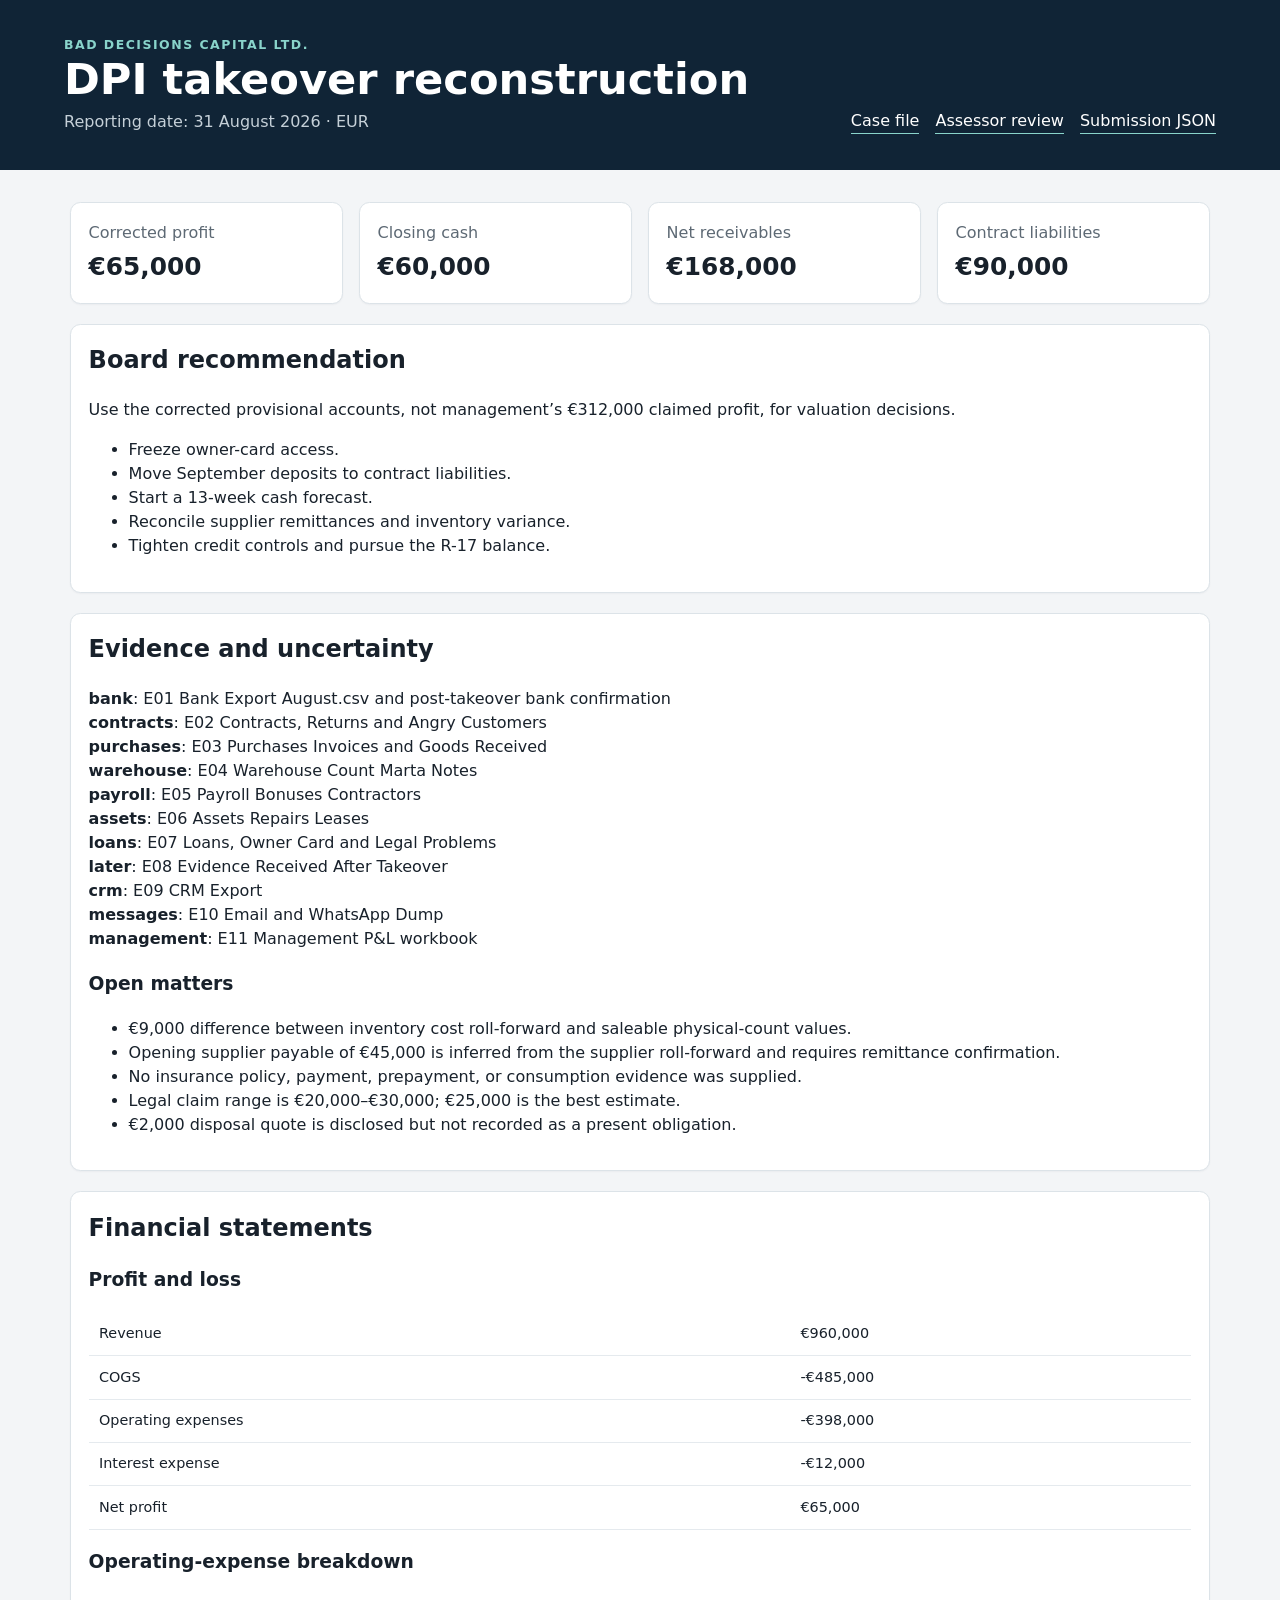
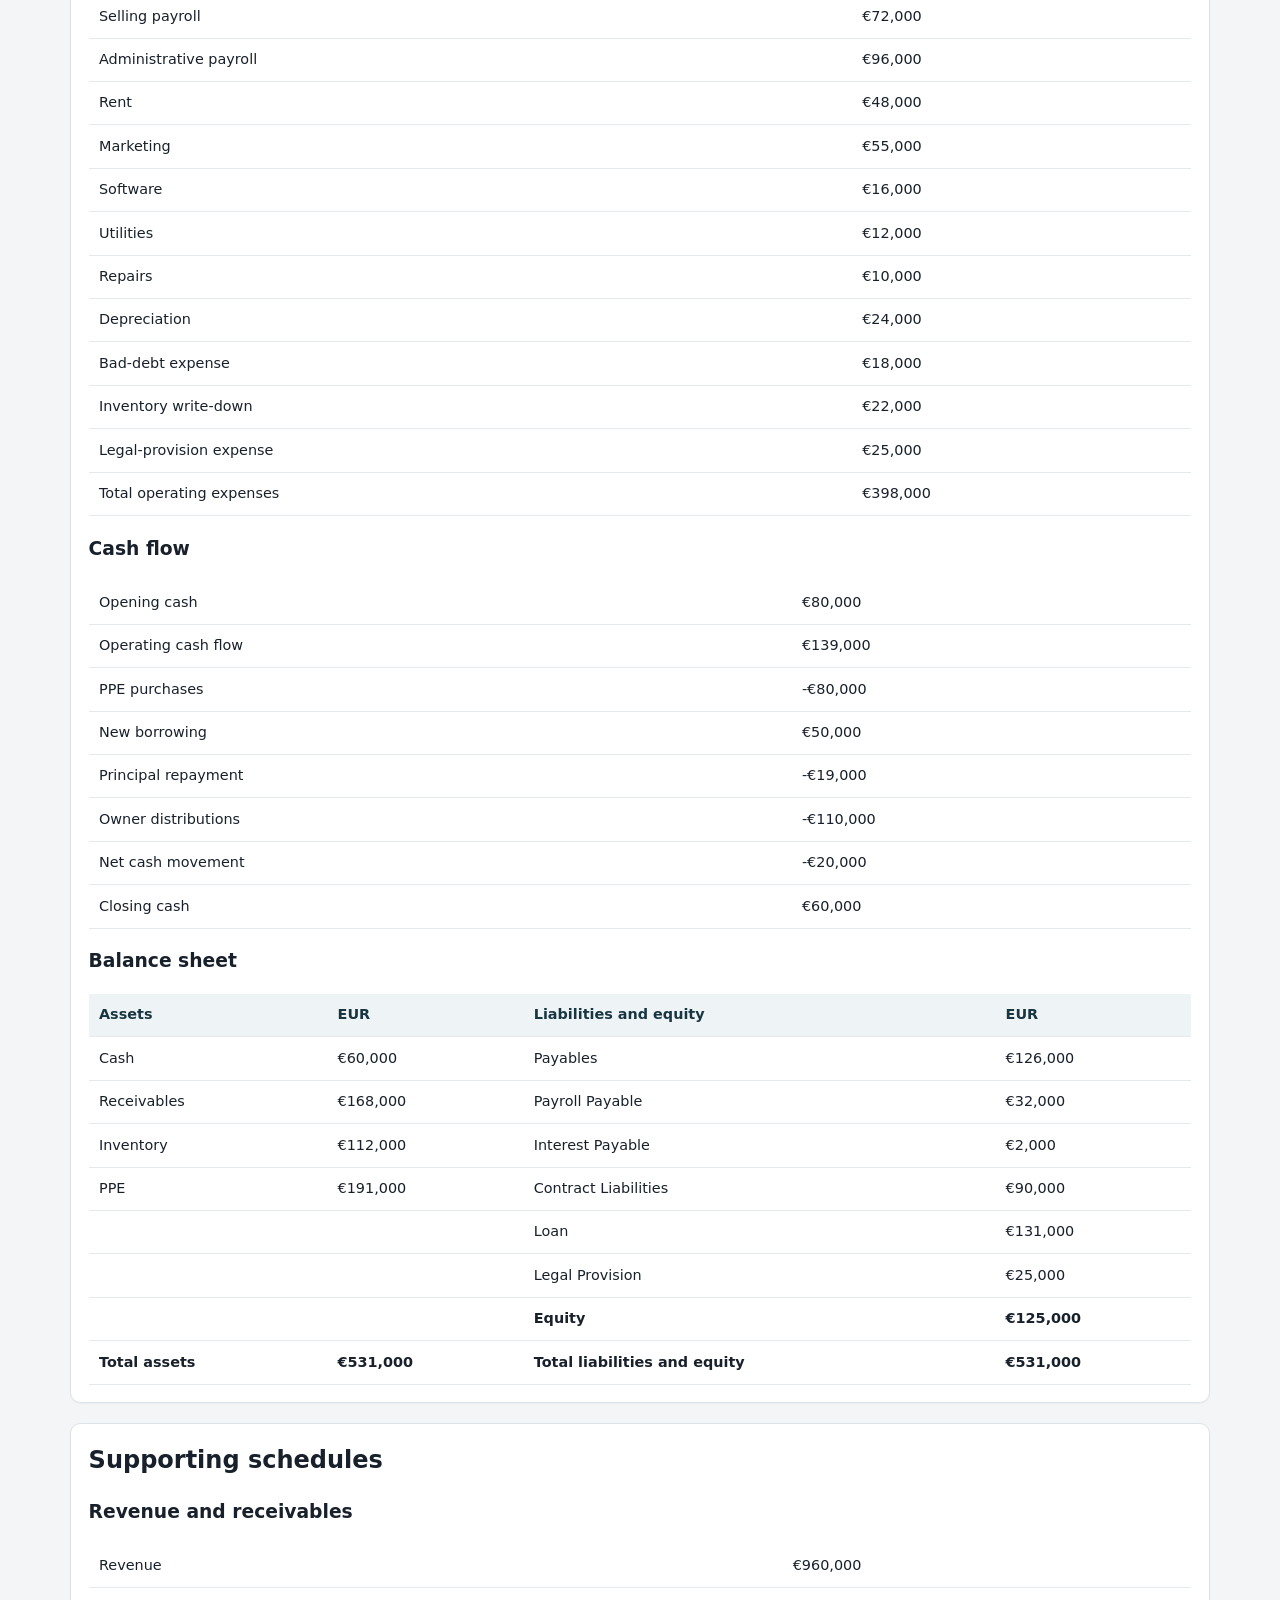
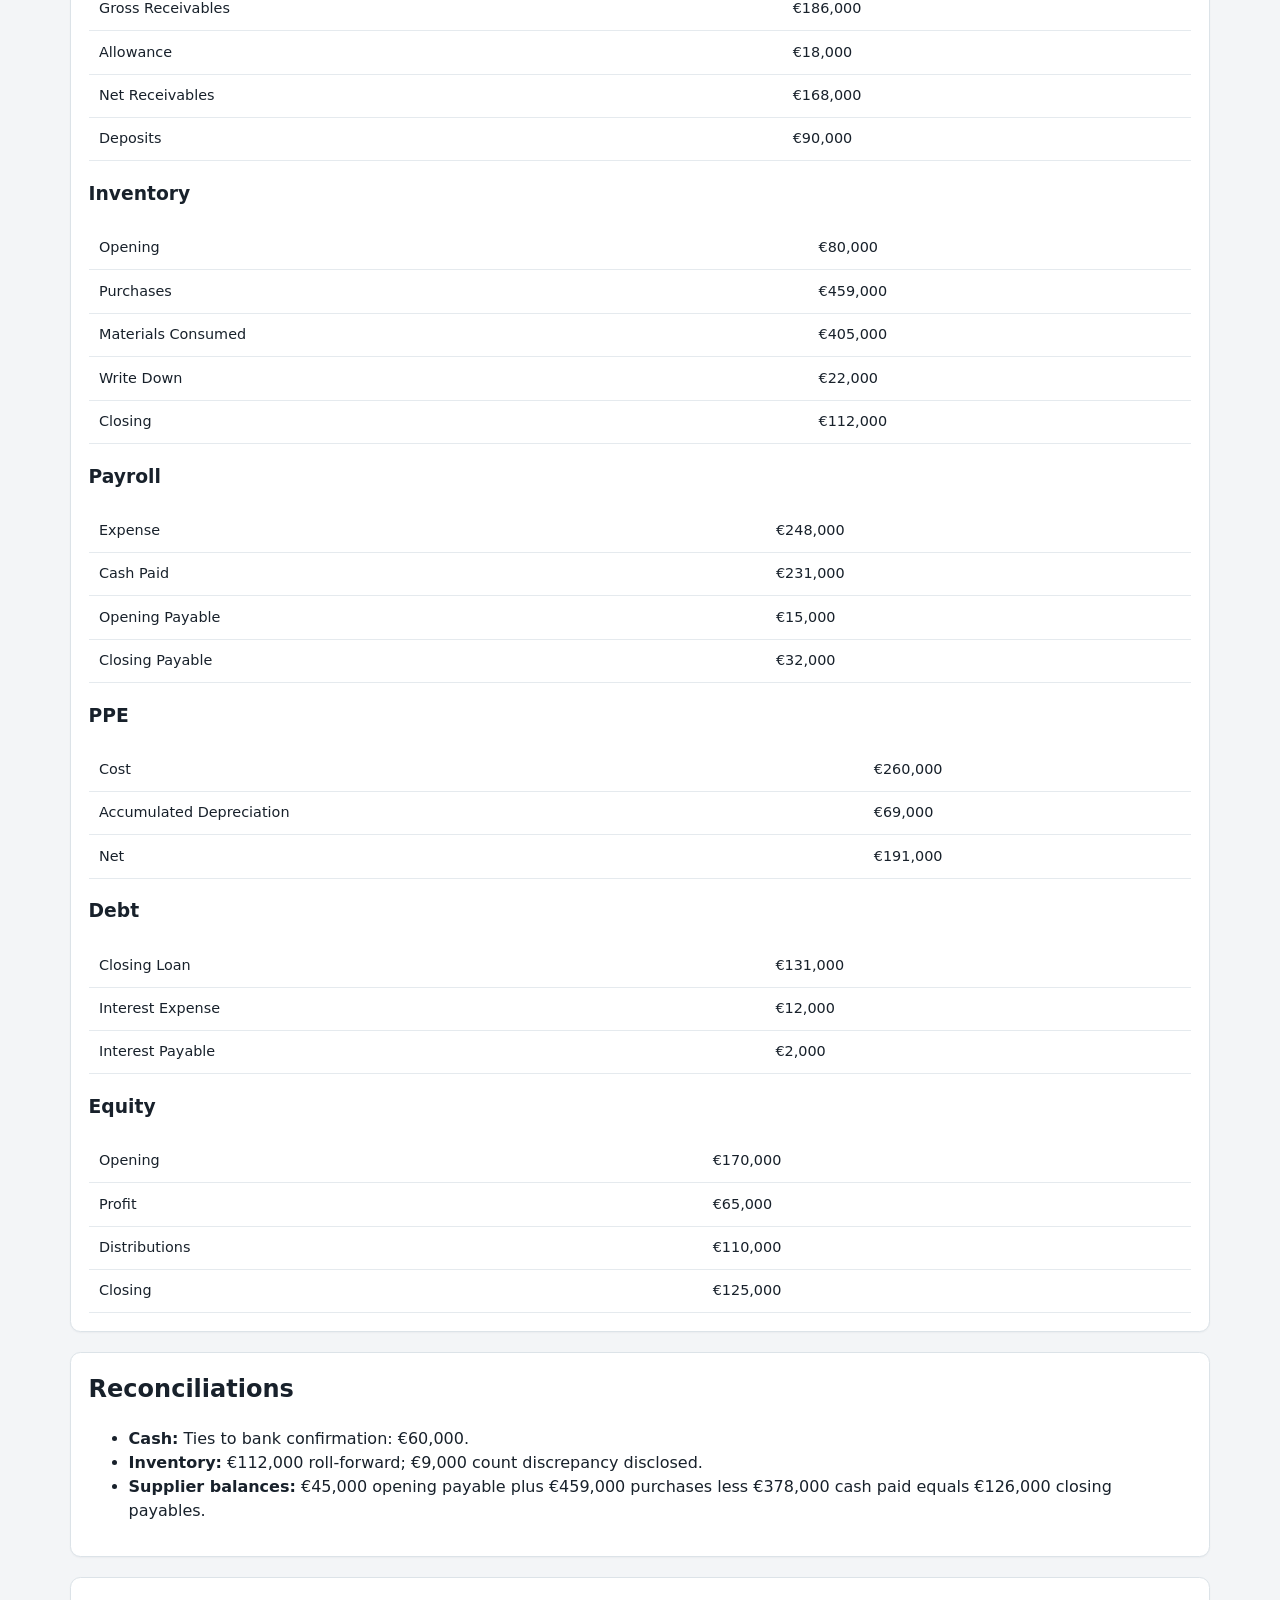
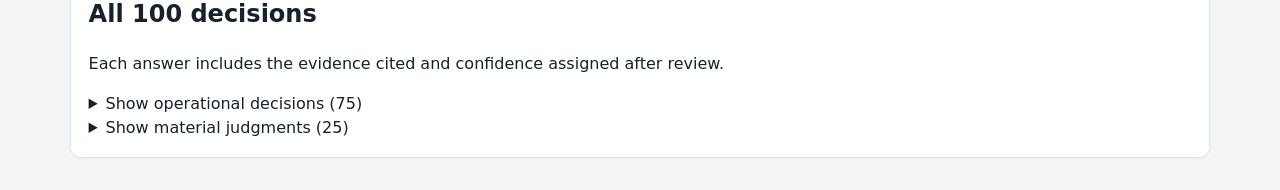
<file: index.html>
<!doctype html>
<html lang="en">
<head>
  <meta charset="utf-8"><meta name="viewport" content="width=device-width,initial-scale=1">
  <title>DPI takeover reconstruction</title><link rel="stylesheet" href="/styles.css">
</head>
<body>
  <header><div><p class="eyebrow">BAD DECISIONS CAPITAL LTD.</p><h1>DPI takeover reconstruction</h1><p class="subtle">Reporting date: 31 August 2026 · EUR</p></div><nav><a href="/">Case file</a><a href="/review">Assessor review</a><a href="/submission.json">Submission JSON</a></nav></header>
  <main id="app"><p>Loading case data…</p></main><script src="/app.js"></script>
</body></html>
</file>
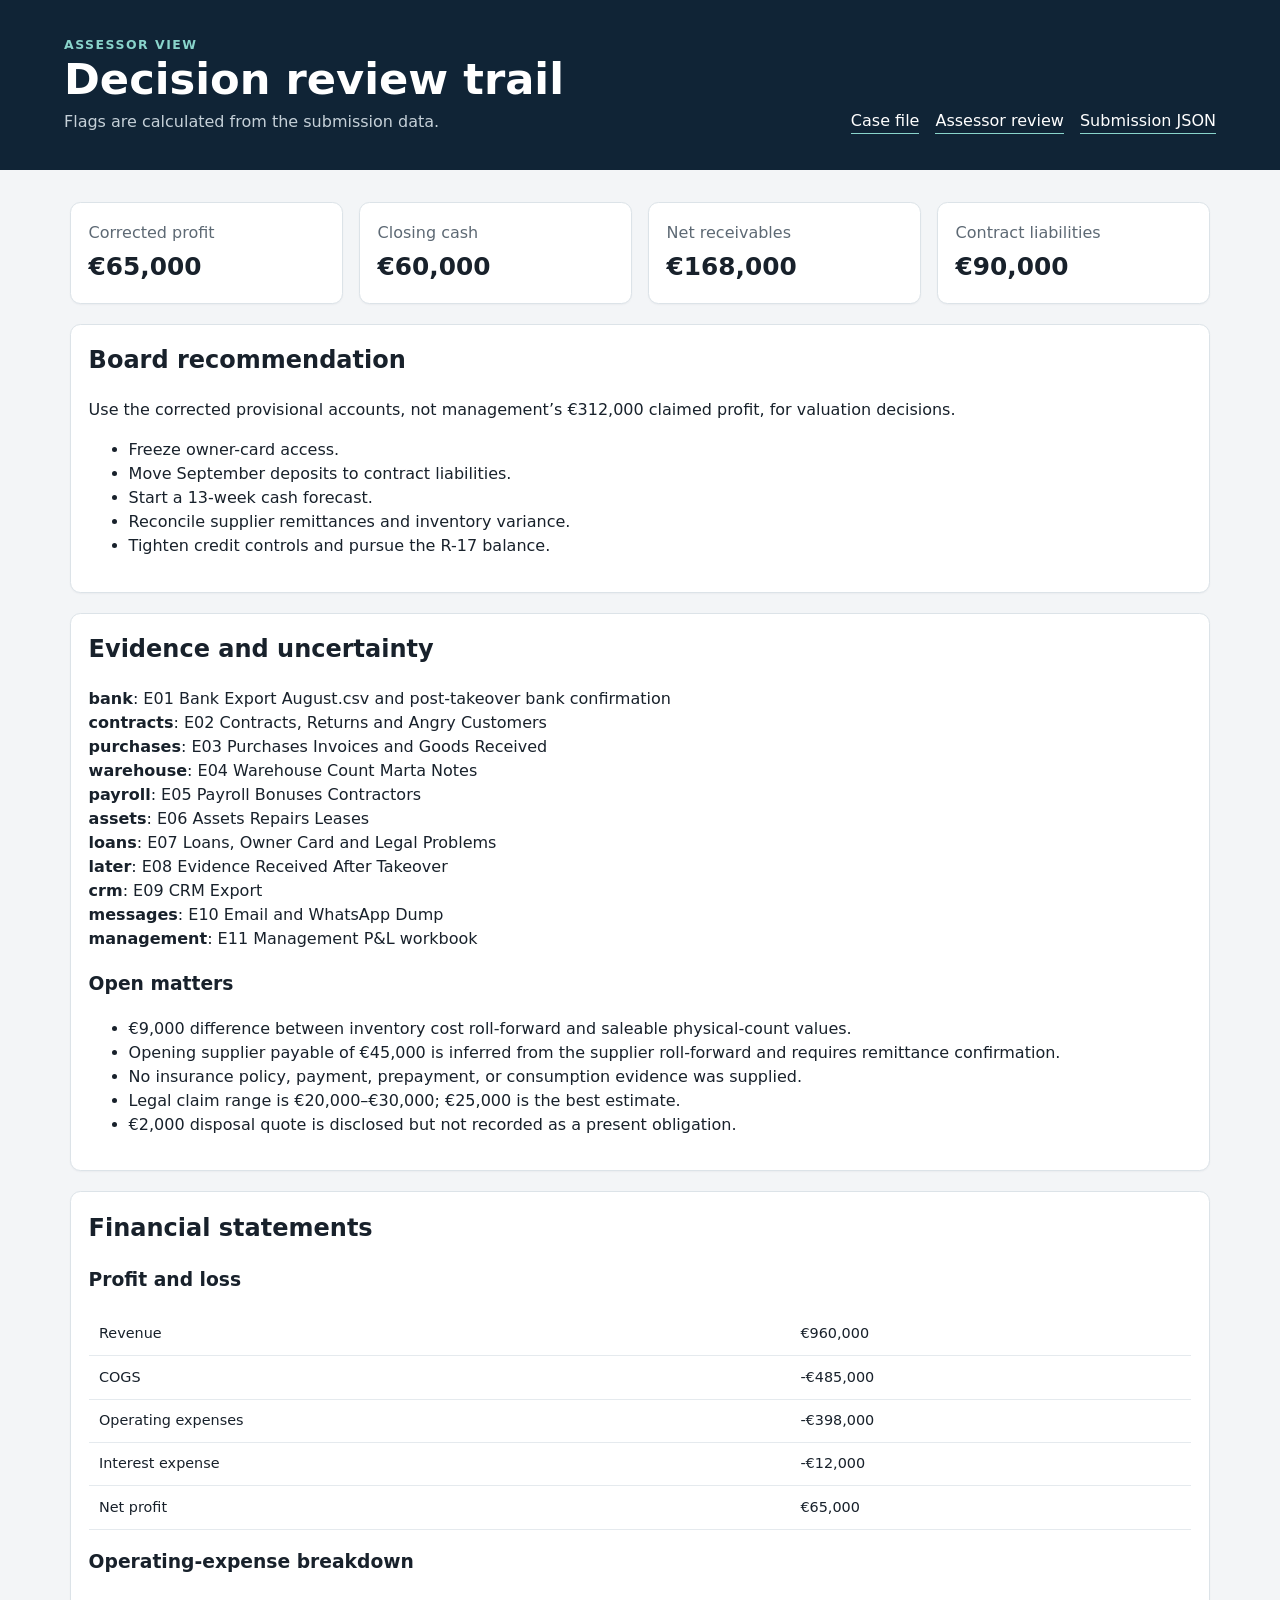
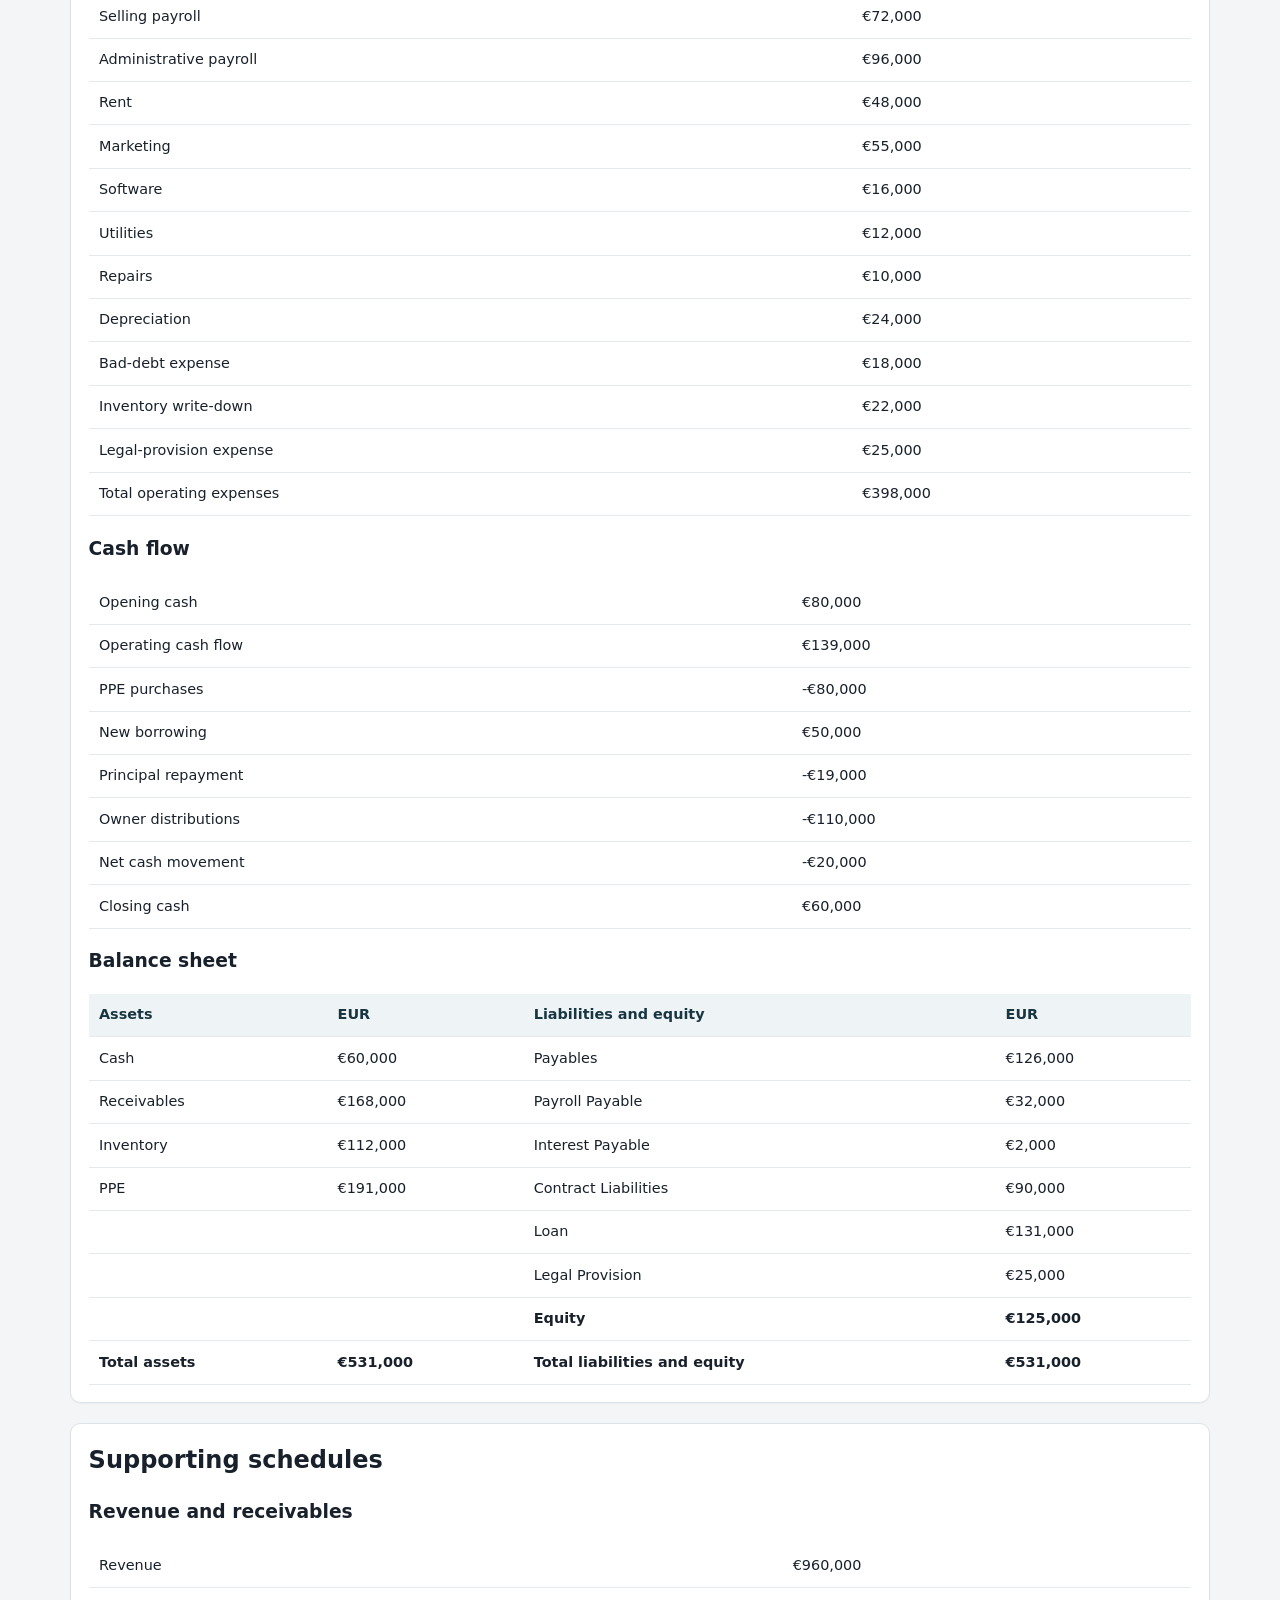
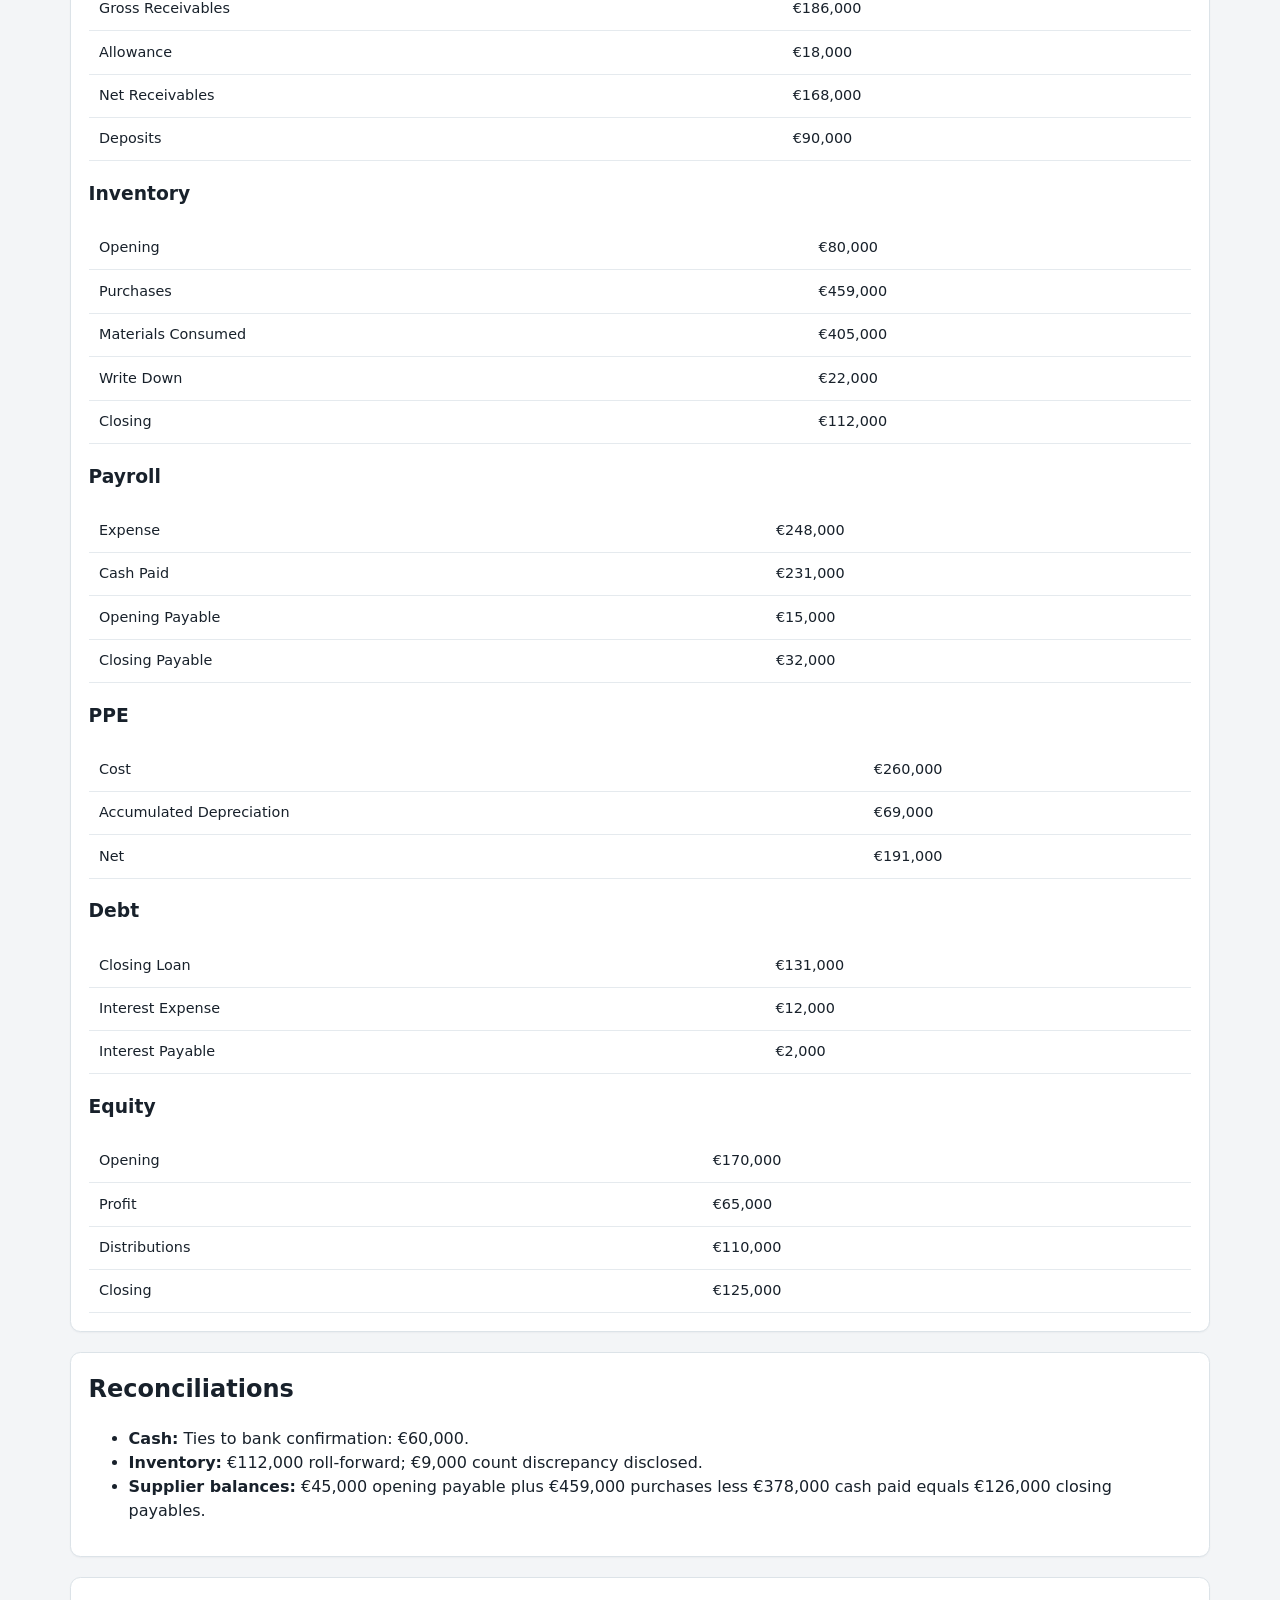
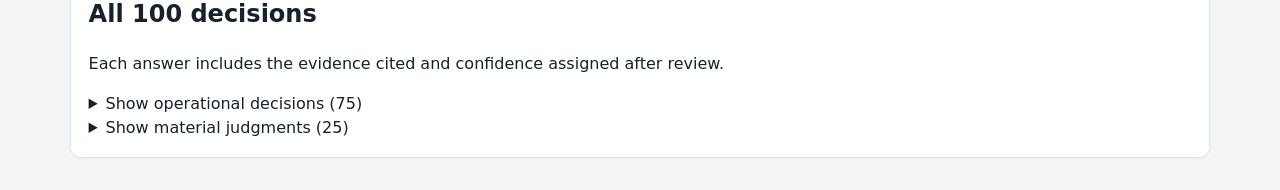
<file: review.html>
<!doctype html>
<html lang="en">
<head>
  <meta charset="utf-8"><meta name="viewport" content="width=device-width,initial-scale=1">
  <title>DPI assessor review</title><link rel="stylesheet" href="/styles.css">
</head>
<body class="review"><header><div><p class="eyebrow">ASSESSOR VIEW</p><h1>Decision review trail</h1><p class="subtle">Flags are calculated from the submission data.</p></div><nav><a href="/">Case file</a><a href="/review">Assessor review</a><a href="/submission.json">Submission JSON</a></nav></header><main id="app"><p>Loading review data…</p></main><script src="/app.js"></script></body></html>
</file>
<file: styles.css>
:root{font-family:Inter,ui-sans-serif,system-ui,sans-serif;color:#18212b;background:#f3f5f7;line-height:1.5}*{box-sizing:border-box}body{margin:0}header{background:#102436;color:#fff;padding:2.25rem max(5vw,1.5rem);display:flex;justify-content:space-between;gap:2rem;align-items:end}h1{margin:.1rem 0;font-size:clamp(1.75rem,4vw,2.7rem);line-height:1.1}.eyebrow{margin:0;color:#89d4cb;letter-spacing:.12em;font-size:.78rem;font-weight:700}.subtle{margin:.4rem 0 0;color:#c5d0d8}nav{display:flex;gap:1rem;flex-wrap:wrap}nav a{color:#fff;text-decoration:none;border-bottom:1px solid #89d4cb}main{max-width:1180px;margin:2rem auto;padding:0 1.25rem}.grid{display:grid;grid-template-columns:repeat(auto-fit,minmax(190px,1fr));gap:1rem}.card,.section{background:#fff;border:1px solid #dce3e8;border-radius:.65rem;padding:1.1rem;box-shadow:0 1px 2px #1024360a}.card strong{display:block;font-size:1.55rem;margin-top:.2rem}.section{margin-top:1.25rem}.section h2{margin-top:0}.table-wrap{overflow:auto}table{border-collapse:collapse;width:100%;font-size:.9rem}th,td{padding:.65rem;text-align:left;border-bottom:1px solid #e5eaee;vertical-align:top}th{background:#eef4f5;color:#183642}.flag{display:inline-block;padding:.18rem .5rem;border-radius:999px;font-size:.78rem;font-weight:700}.flag.warn{background:#fff1c9;color:#785300}.flag.alert{background:#ffe0de;color:#8a2420}.flag.ok{background:#dff4ee;color:#075d4f}.muted{color:#5d6974}.decision{border-left:4px solid #86b7c5}.decision.alert{border-color:#bb514c}.decision.warn{border-color:#cf9a23}.effect{font-variant-numeric:tabular-nums}@media(max-width:720px){header{align-items:start;flex-direction:column;padding:1.5rem}main{margin:1.25rem auto}table{font-size:.82rem}}
</file>
